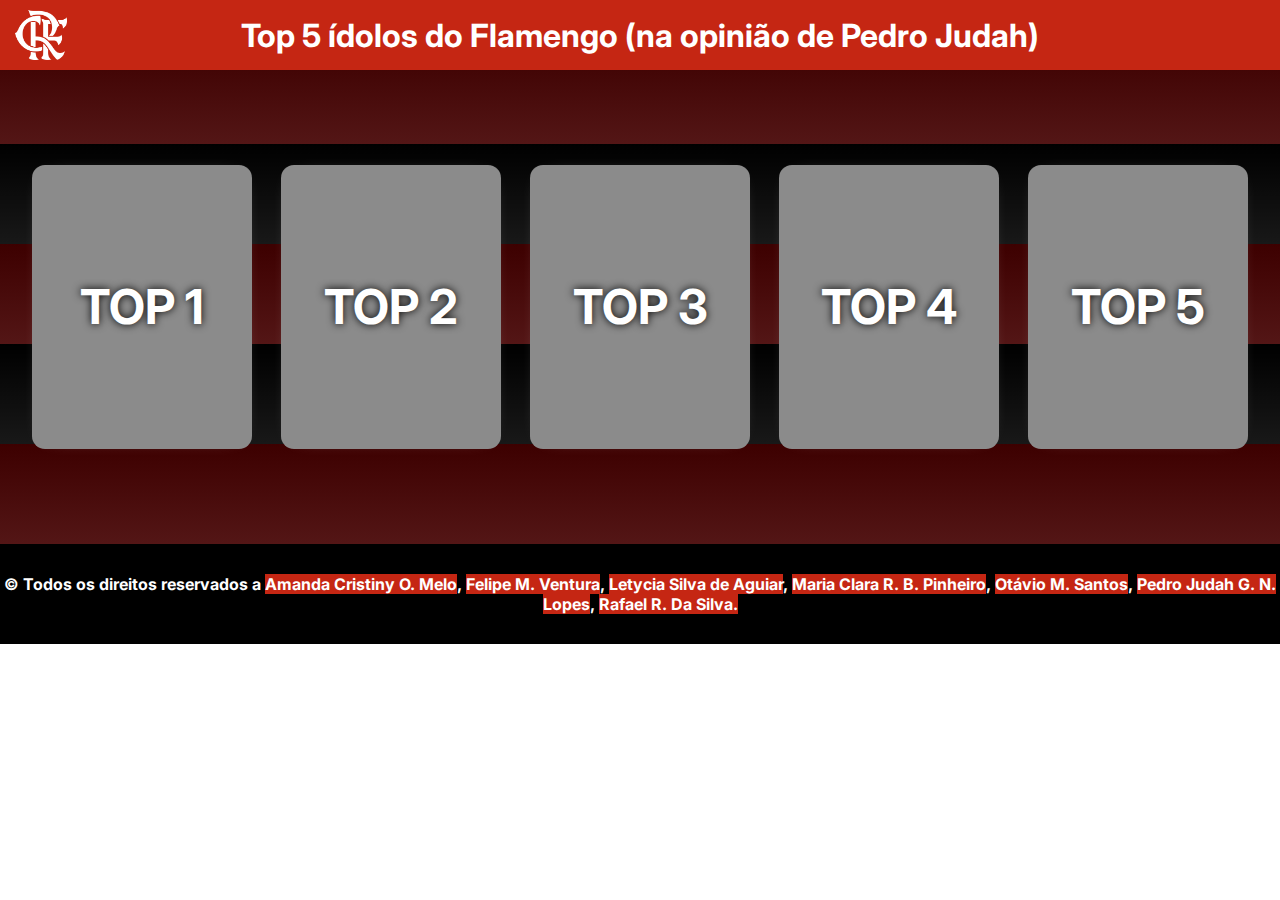
<file: index.html>
<!DOCTYPE html>
<html lang="pt-br">
<head>
    <meta charset="UTF-8">
    <meta name="viewport" content="width=device-width, initial-scale=1.0">
    <link rel="shortcut icon" href="imagens/logo/crf-rubro.png" type="image/x-icon">
    <link rel="stylesheet" href="estilos/global.css">
    <link rel="stylesheet" href="estilos/main.css">
    <title>Top 5 ídolos do Flamengo</title>
</head>
<body>
    <div class="container">
        <header>
            <div class="logo">
                <a href="https://www.flamengo.com.br/"><img src="imagens/logo/crf-branco.png" alt="CRF"></a>
            </div>
            <h1>Top 5 ídolos do Flamengo (na opinião de Pedro Judah)</h1>
        </header>
        <main>
            <section class="rank">
                <a href="equipe/zico.html">
                    <article class="zico">
                        <div class="top">
                            <h1>TOP 1</h1>
                        </div>
                        <div class="content">
                            <figure>
                                <img src="imagens/perfil/zico.jpg" alt="ZICO">
                            </figure>
                            <p>ZICO</p>
                        </div>
                    </article>
                </a>
                <a href="equipe/gabigol.html">
                    <article class="gabigol">
                        <div class="top">
                            <h1>TOP 2</h1>
                        </div>
                        <div class="content">
                            <figure>
                                <img src="imagens/perfil/gabigol.png" alt="GABIGOL">
                            </figure>
                            <p>GABIGOL</p>
                        </div>
                    </article>
                </a>
                <a href="equipe/imperador.html">
                    <article class="imperador">
                        <div class="top">
                            <h1>TOP 3</h1>
                        </div>
                        <div class="content">
                            <figure>
                                <img src="imagens/perfil/imperador.jpg" alt="IMPERADOR">
                            </figure>
                            <p>IMPERADOR</p>
                        </div>
                    </article>
                </a>
                <a href="equipe/ney.html">
                    <article class="ney">
                        <div class="top">
                            <h1>TOP 4</h1>
                        </div>
                        <div class="content">
                            <figure>
                                <img src="imagens/perfil/ney.jpg" alt="NEY">
                            </figure>
                            <p>NEY</p>
                        </div>
                    </article>
                </a>
                <a href="equipe/arrascaeta.html">
                    <article class="arrascaeta">
                        <div class="top">
                            <h1>TOP 5</h1>
                        </div>
                        <div class="content">
                            <figure>
                                <img src="imagens/perfil/arrascaeta.jpeg" alt="ARRASCAETA">
                            </figure>
                            <p>ARRASCAETA</p>
                        </div>
                    </article>
                </a>
            </section>
        </main>
        <footer>
            <p>&copy; Todos os direitos reservados a <mark>Amanda Cristiny O. Melo</mark>, 
                <mark>Felipe M. Ventura</mark>, 
                <mark>Letycia Silva de Aguiar</mark>, 
                <mark>Maria Clara R. B. Pinheiro</mark>, 
                <mark>Otávio M. Santos</mark>, 
                <mark>Pedro Judah G. N. Lopes</mark>, 
                <mark>Rafael R. Da Silva.</mark></p>
        </footer>
    </div>
</body>
</html>
</file>
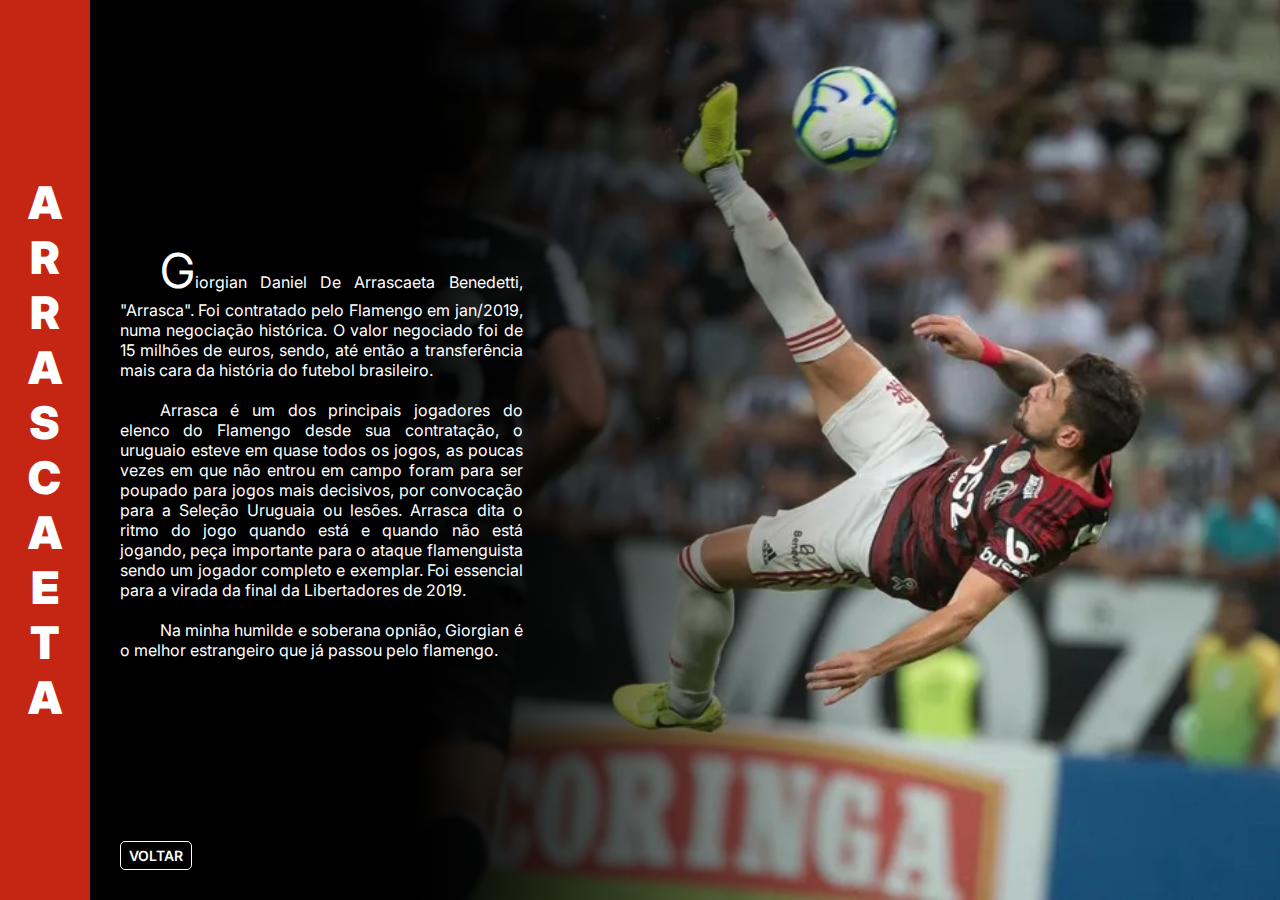
<file: equipe/arrascaeta.html>
<!DOCTYPE html>
<html lang="pt-br">
<head>
    <meta charset="UTF-8">
    <meta name="viewport" content="width=device-width, initial-scale=1.0">
    <link rel="shortcut icon" href="../imagens/logo/crf-rubro.png" type="image/x-icon">
    <link rel="stylesheet" href="../estilos/global.css">
    <link rel="stylesheet" href="../estilos/pages.css">
    <title>de Arrascaeta</title>
</head>
<body>
    <div class="container container-arrascaeta">
        <section>
            <aside>
                <p>A</p>
                <p>R</p>
                <p>R</p>
                <p>A</p>
                <p>S</p>
                <p>C</p>
                <p>A</p>
                <p>E</p>
                <p>T</p>
                <p>A</p>
            </aside>
            <article>
                <p class="first-p">
                    Giorgian Daniel De Arrascaeta Benedetti, "Arrasca". 
                    Foi contratado pelo Flamengo em jan/2019, numa negociação histórica. 
                    O valor negociado foi de 15 milhões de euros, sendo, 
                    até então a transferência mais cara da história do futebol brasileiro.
                </p>
                    <br>
                <p>
                    Arrasca é um dos principais jogadores do elenco do Flamengo desde 
                    sua contratação, o uruguaio esteve em quase todos os jogos, 
                    as poucas vezes em que não entrou em campo foram para ser poupado 
                    para jogos mais decisivos, por convocação para a Seleção Uruguaia ou lesões. 
                    Arrasca dita o ritmo do jogo quando está e quando não está jogando, 
                    peça importante para o ataque flamenguista sendo um jogador completo e exemplar. 
                    Foi essencial para a virada da final da Libertadores de 2019.
                </p>
                    <br>
                <p>
                    Na minha humilde e soberana opnião, Giorgian é o melhor estrangeiro 
                    que já passou pelo flamengo.
                </p>
                <a href="../index.html">VOLTAR</a>
            </article>
        </section>
    </div>
</body>
</html>
</file>
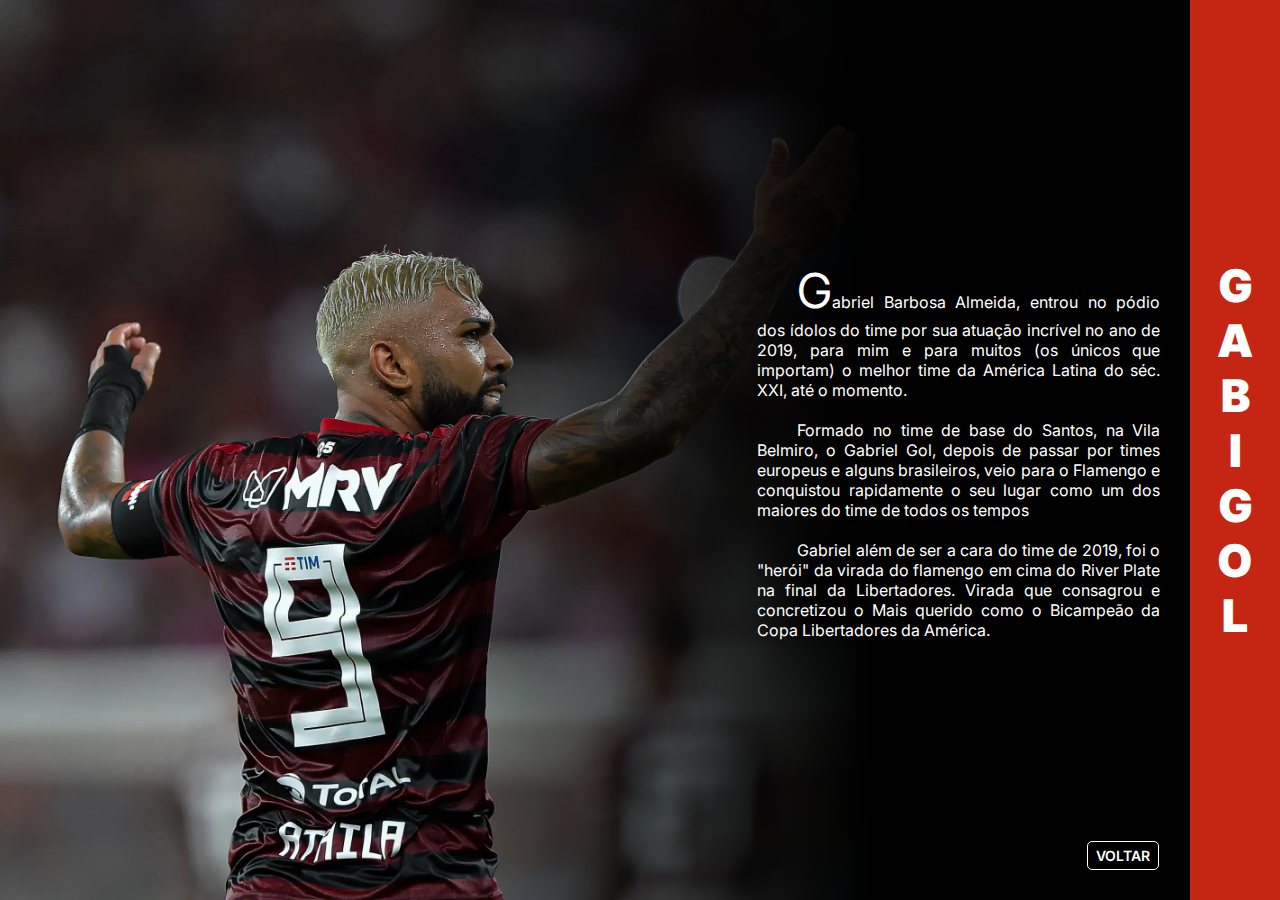
<file: equipe/gabigol.html>
<!DOCTYPE html>
<html lang="pt-br">
<head>
    <meta charset="UTF-8">
    <meta name="viewport" content="width=device-width, initial-scale=1.0">
    <link rel="shortcut icon" href="../imagens/logo/crf-rubro.png" type="image/x-icon">
    <link rel="stylesheet" href="../estilos/global.css">
    <link rel="stylesheet" href="../estilos/pages.css">
    <title>Gabriel Barbosa</title>
</head>
<body>
    <div class="container container-gabigol">
        <section class="direita-section">
            <aside>
                <p>G</p>
                <p>A</p>
                <p>B</p>
                <p>I</p>
                <p>G</p>
                <p>O</p>
                <p>L</p>
            </aside>
            <article class="direita-article">
                <p class="first-p">
                    Gabriel Barbosa Almeida, entrou no pódio dos ídolos do time 
                    por sua atuação incrível no ano de 2019, para mim e 
                    para muitos (os únicos que importam) 
                    o melhor time da América Latina do séc. XXI, até o momento.
                </p>
                    <br>
                <p>
                    Formado no time de base do Santos, na Vila Belmiro, o Gabriel Gol, 
                    depois de passar por times europeus e alguns brasileiros, veio 
                    para o Flamengo e conquistou rapidamente o seu lugar como um dos 
                    maiores do time de todos os tempos
                </p>
                    <br>
                <p>
                    Gabriel além de ser a cara do time de 2019, foi o "herói" da virada 
                    do flamengo em cima do River Plate na final da Libertadores. Virada 
                    que consagrou e concretizou o Mais querido como o Bicampeão da 
                    Copa Libertadores da América.
                </p>

                <a href="../index.html">VOLTAR</a>
            </article>
        </section>
    </div>
</body>
</html>
</file>
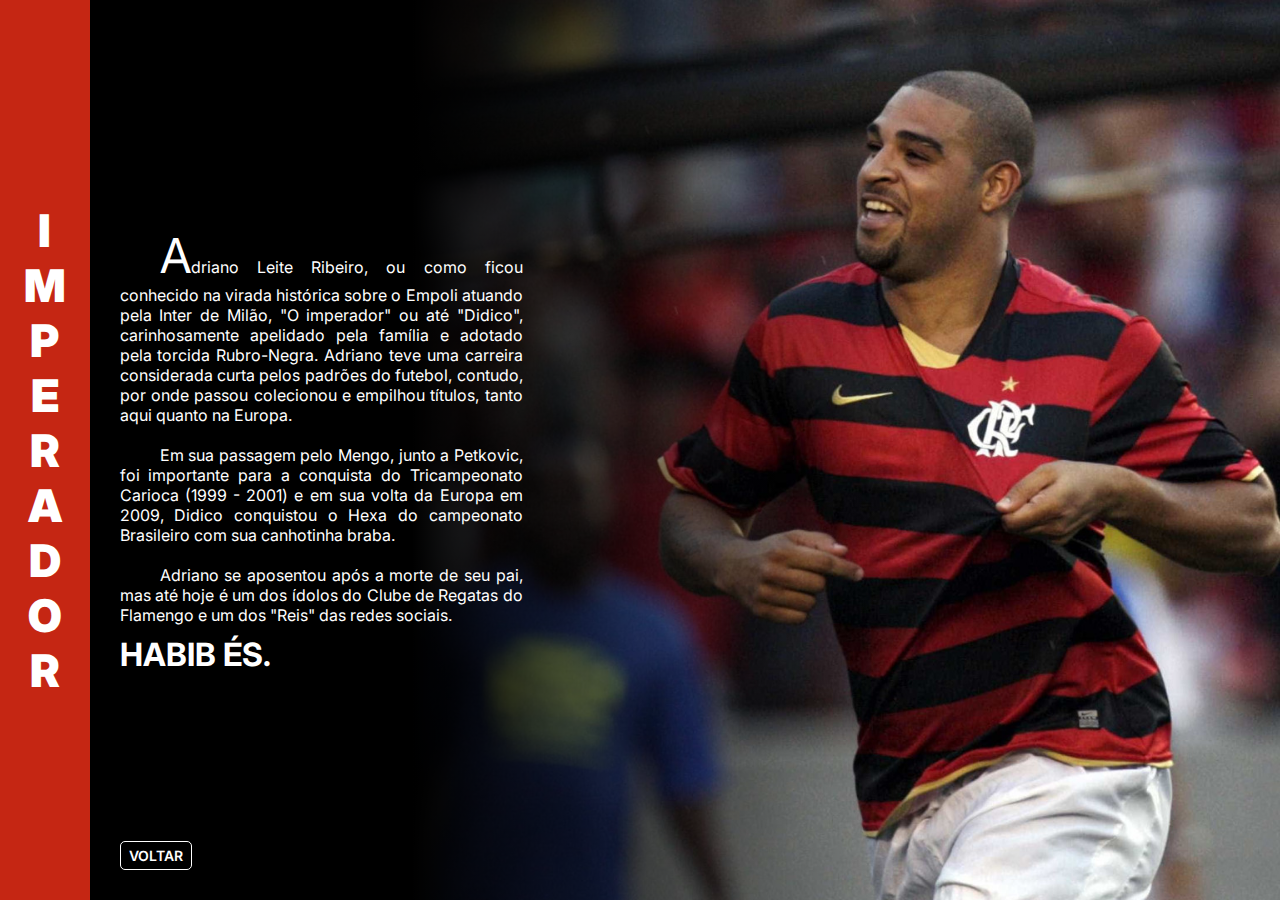
<file: equipe/imperador.html>
<!DOCTYPE html>
<html lang="pt-br">
<head>
    <meta charset="UTF-8">
    <meta name="viewport" content="width=device-width, initial-scale=1.0">
    <link rel="shortcut icon" href="../imagens/logo/crf-rubro.png" type="image/x-icon">
    <link rel="stylesheet" href="../estilos/global.css">
    <link rel="stylesheet" href="../estilos/pages.css">
    <title>Adriano Imperador</title>
</head>
<body>
    <div class="container container-imperador">
        <section>
            <aside>
                <p>I</p>
                <p>M</p>
                <p>P</p>
                <p>E</p>
                <p>R</p>
                <p>A</p>
                <p>D</p>
                <p>O</p>
                <p>R</p>
            </aside>
            <article>
                <p class="first-p">
                    Adriano Leite Ribeiro, ou como ficou conhecido na virada histórica 
                    sobre o Empoli atuando pela Inter de Milão, "O imperador" ou até "Didico", 
                    carinhosamente apelidado pela família e adotado pela torcida Rubro-Negra. 
                    Adriano teve uma carreira considerada curta pelos padrões do futebol, contudo, 
                    por onde passou colecionou e empilhou títulos, tanto aqui quanto na Europa.
                </p>
                    <br>
                <p>
                    Em sua passagem pelo Mengo, junto a Petkovic, foi importante para a conquista 
                    do Tricampeonato Carioca (1999 - 2001) e em sua volta da Europa em 2009, 
                    Didico conquistou o Hexa do campeonato Brasileiro com sua canhotinha braba.
                </p>
                    <br>
                <p>
                    Adriano se aposentou após a morte de seu pai, mas até hoje é um dos ídolos do 
                    Clube de Regatas do Flamengo e um dos "Reis" das redes sociais.
                </p>
                <h1>HABIB ÉS.</h1>
                <a href="../index.html">VOLTAR</a>
            </article>
        </section>
    </div>
</body>
</html>
</file>
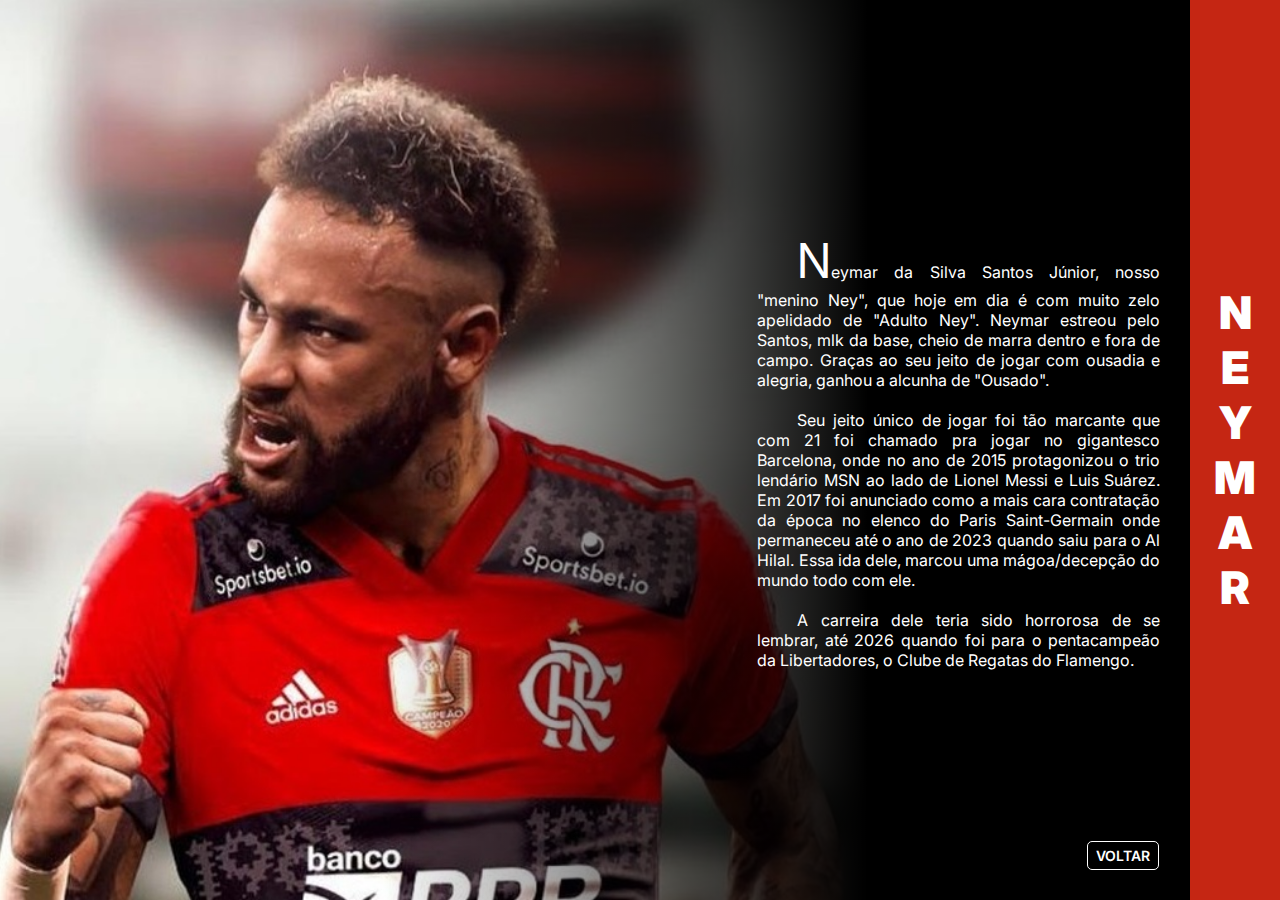
<file: equipe/ney.html>
<!DOCTYPE html>
<html lang="pt-br">
<head>
    <meta charset="UTF-8">
    <meta name="viewport" content="width=device-width, initial-scale=1.0">
    <link rel="shortcut icon" href="../imagens/logo/crf-rubro.png" type="image/x-icon">
    <link rel="stylesheet" href="../estilos/global.css">
    <link rel="stylesheet" href="../estilos/pages.css">
    <title>Neymar Jr</title>
</head>
<body>
    <div class="container container-neymar">
        <section class="direita-section">
            <aside>
                <p>N</p>
                <p>E</p>
                <p>Y</p>
                <p>M</p>
                <p>A</p>
                <p>R</p>
            </aside>
            <article class="direita-article">
                <p class="first-p">
                    Neymar da Silva Santos Júnior, nosso "menino Ney", que hoje 
                    em dia é com muito zelo apelidado de "Adulto Ney". Neymar estreou pelo Santos, 
                    mlk da base, cheio de marra dentro e fora de campo. Graças ao seu jeito de 
                    jogar com ousadia e alegria, ganhou a alcunha de "Ousado".
                </p>
                    <br>
                <p>
                    Seu jeito único de jogar foi tão marcante que com 21 foi 
                    chamado pra jogar no gigantesco Barcelona, onde no ano de 
                    2015 protagonizou o trio lendário MSN ao lado de Lionel Messi e Luis Suárez. 
                    Em 2017 foi anunciado como a mais cara contratação da época no 
                    elenco do Paris Saint-Germain onde permaneceu até o ano de 2023 quando saiu para o 
                    Al Hilal. Essa ida dele, marcou uma mágoa/decepção do mundo todo com ele. 
                </p>
                    <br>
                <p>
                    A carreira dele teria sido horrorosa de se lembrar, até 2026 quando foi para o 
                    pentacampeão da Libertadores, o Clube de Regatas do Flamengo.
                </p>
                <a href="../index.html">VOLTAR</a>
            </article>
        </section>
    </div>
</body>
</html>
</file>
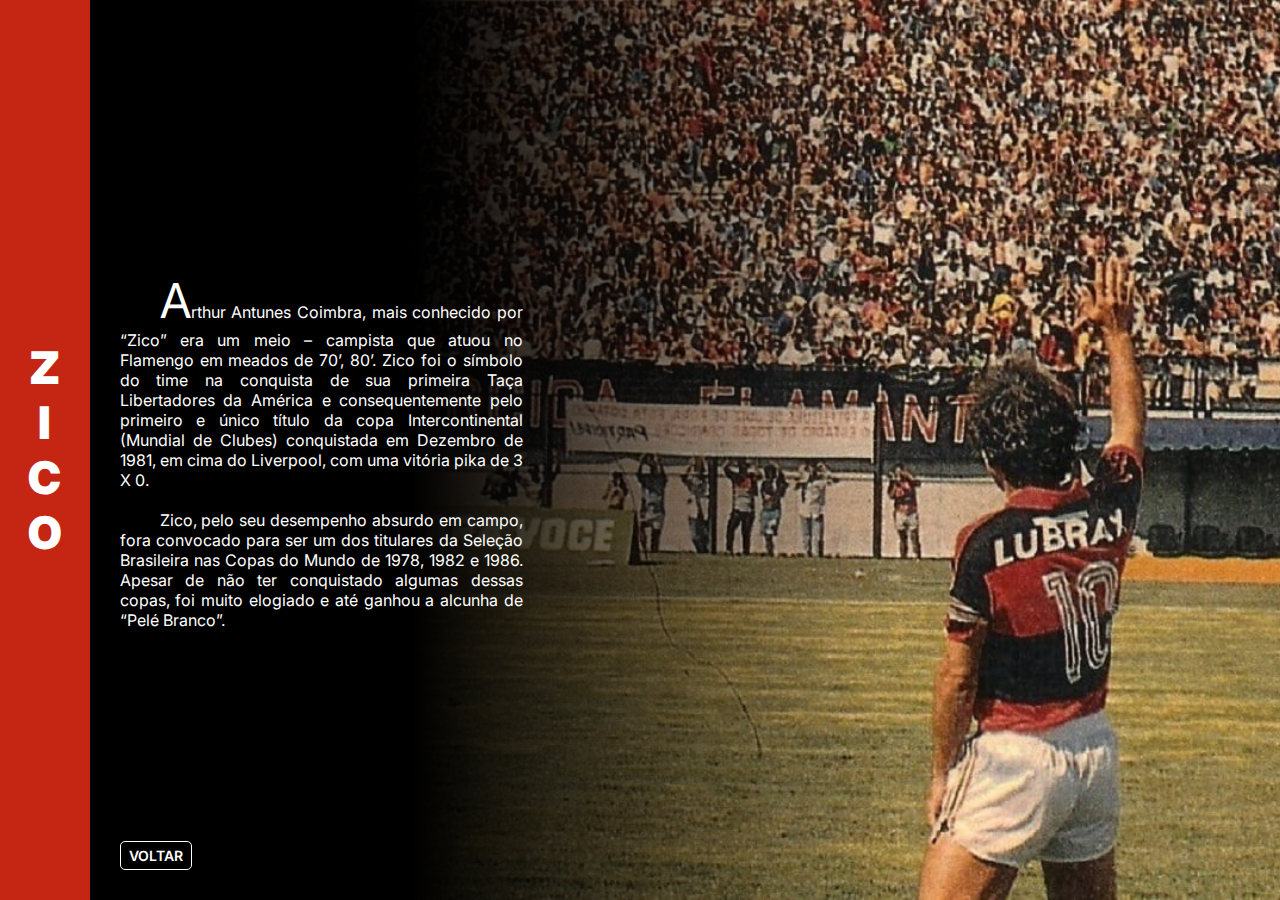
<file: equipe/zico.html>
<!DOCTYPE html>
<html lang="pt-br">
<head>
    <meta charset="UTF-8">
    <meta name="viewport" content="width=device-width, initial-scale=1.0">
    <link rel="shortcut icon" href="../imagens/logo/crf-rubro.png" type="image/x-icon">
    <link rel="stylesheet" href="../estilos/global.css">
    <link rel="stylesheet" href="../estilos/pages.css">
    <title>Artur Antunes Coimbra</title>
</head>
<body>
    <div class="container container-zico">
        <section>
            <aside>
                <p>Z</p>
                <p>I</p>
                <p>C</p>
                <p>O</p>
            </aside>
            <article>
                <p class="first-p">
                    Arthur Antunes Coimbra, mais conhecido por “Zico” era um meio – campista 
                    que atuou no Flamengo em meados de 70’, 80’. Zico foi o símbolo do time 
                    na conquista de sua primeira Taça Libertadores da América e consequentemente 
                    pelo primeiro e único título da copa Intercontinental (Mundial de Clubes) 
                    conquistada em Dezembro de 1981, em cima do Liverpool, com uma vitória pika de 3 X 0.
                </p>
                    <br>
                <p>
                    Zico, pelo seu desempenho absurdo em campo, fora convocado para ser 
                    um dos titulares da Seleção Brasileira nas Copas do Mundo de 1978, 1982 e 1986. 
                    Apesar de não ter conquistado algumas dessas copas, foi muito elogiado 
                    e até ganhou a alcunha de “Pelé Branco”.
                </p>
                <a href="../index.html">VOLTAR</a>
            </article>
        </section>
    </div>
</body>
</html>
</file>
<file: estilos/global.css>
@import url('https://fonts.googleapis.com/css2?family=Inter:wght@100..900&display=swap');
html{
    --rubro:#C52613;
    --negro: #000;

    font-size: 62.5%;
    font-family: 'inter';
}
*{
    padding: 0;
    margin: 0;

    color: #fff;
}

body{
    height: 100vh;  

    font-size: 16px;
    color: white;
}
.container{
    height: 100%;
}
</file>
<file: estilos/main.css>
header{
    height: 7rem;
    width: 100%;
    background-color: var(--rubro);

    display: flex;
    align-items: center;
    justify-content: center;
}
.logo{
    position: absolute;
    left: 1.5rem;

    height: 5rem;
}
.logo img{
    height: 100%;
    width: 100%;
}

main{
    width: 100%;
    background: repeating-linear-gradient(
        0deg,
        #521414fd,
        #3d0000 10rem,
        #000000e7 10rem,
        var(--negro) 20rem
    );

    display: flex;
    justify-content: center;
}
.rank{
    margin: 7.5rem auto;
    padding: 2rem;
    width: 95%;
    
    display: flex;    
    justify-content: space-between;
}
a{
    text-decoration: none;
}
article{
    width: 22rem;

    overflow: hidden;
    border-radius: 1.3rem;
    
    -webkit-box-shadow: 0px 0px 20px -18px #fff;
    -moz-box-shadow: 0px 0px 20px -18px #fff;
    box-shadow: 0px 0px 20px -18px #fff;
}
.top{
    height: 28.4rem;
    width: 22rem;
    background-color: #8b8b8b;

    line-height: 28.4rem;
    text-align: center;
    font-size: 2.4rem;
    text-shadow: #000000 0px 0px 8px;
}
.content{
    display: none;
}
figure{
    margin: 0 auto; 
    height: 20rem;
    width: 20rem;
    
    display: flex;
    flex-direction: column;
    justify-content: center;
    align-items: center;
}
img{
    height: 85%;
    width: 85%;
    
    border-radius: .6rem;
}
.content p{
    height: 3rem;
    width: 100%;
    
    line-height: 1.4rem;
    text-align: center;
    font-size: 2rem;
    font-weight: 700;
 
    border-radius: 0 0 1.3rem 1.3rem;
}

    /* ----- hover ----- */
    @media screen and (min-width: 767.98px) {
        article:hover{
            transform: scale(1.3);
            transition-duration: .6s;
            
            cursor: pointer;
        }
        article:hover > .top{
            padding: 1rem;
            height: 3.4rem;
            width: 20rem;
            background-color: var(--negro);
            line-height: normal;
            text-align: center;
            font-size: 2.4rem;
        }
        article:hover > .content{
            display: block;
     
            background-color: var(--rubro);
        }
        article:hover > .content > p{
            display: block;  
    
            background-color: var(--rubro);   
        }
    }

footer{
    height: fit-content;
    padding: 3rem 0;
    background-color: var(--negro);

    text-align: center;
    font-weight: 700;
}
mark{
    background-color: var(--rubro);
}

@media screen and (max-width: 767.98px){
    header{
        height: auto;

        flex-direction: column;
        
        text-align: center;
    }
    .logo{
        position: relative;
        left: 0;
        
        margin: .5rem auto;
    }
    header h1{
        margin: .5rem;

        font-size: 2rem;
    }
    
    .rank{
        flex-direction: column;
        gap: 4rem;
    }
    article{
        width: 100%;

        -webkit-box-shadow: 0px 0px 70px -60px #fff;
        -moz-box-shadow: 0px 0px 70px -60px #fff;
        box-shadow: 0px 0px 70px -60px #fff;
    }
    .top{
        padding: 1rem;
        height: 3.4rem;
        width: 100%;
        background-color: var(--negro);
        
        line-height: normal;
        text-align: center;
        font-size: 2.4rem;
    }
    .content{
        display: block;
        
        background-color: var(--rubro);
    }
    .content p{
        display: block;

        background-color: var(--rubro);
    }

    footer{
        height: 8rem;
        
        display: flex;
        justify-content: center;
        align-items: center;
        
        line-height: normal;
    }
}
</file>
<file: estilos/pages.css>
.container-zico{
    background-image: url(../imagens/landscapes/zico-landscape.jpg);
    background-position: center;
    background-repeat: no-repeat;
    background-size: cover;
}
.container-gabigol{
    background-image: url(../imagens/landscapes/gabigol-landscape.png);
    background-position: center;
    background-repeat: no-repeat;
    background-size: cover;
}
.container-imperador{
    background-image: url(../imagens/landscapes/imperador-landscape.png);
    background-position: center;
    background-repeat: no-repeat;
    background-size: cover;
}
.container-neymar{
    background-image: url(../imagens/landscapes/neymar-landscape.jpg);
    background-position: center;
    background-repeat: no-repeat;
    background-size: cover;
}
.container-arrascaeta{
    background-image: url(../imagens/landscapes/arrascaeta-landscape.png);
    background-position: center;
    background-repeat: no-repeat;
    background-size: cover;
}

section{
    height: 100%;
    width: 70%;

    display: flex;
}
aside{
    width: 10%;
    background-color: var(--rubro);

    display: flex;
    flex-direction: column;
    align-items: center;
    justify-content: center;

    text-align: center;
    font-size: 4.5rem;
    font-weight: 900;
}

article{
    height: 100%;
    width: 90%;
    background: #000;

    display: flex;
    flex-direction: column;
    justify-content: center;
}
article p{
    margin-left: 3rem;
    width: 50%;
    
    text-indent: 4rem;
    text-align: justify;
}
.first-p::first-letter{
    font-size: 300%;
}
article h1{
    margin-left: 3rem;
    margin-top: 1rem;
}
a{
    position: absolute;
    bottom: 3rem;

    margin-left: 3rem;
    width: fit-content;
    padding: .5rem .8rem;
    
    text-decoration: none;
    font-size: 1.4rem;
    font-weight: 600;

    border-radius: .5rem;
    border: .15rem solid #fff;
}
@media screen and (min-width: 789px) {
    a:hover{
        background-color: var(--rubro);
        
        border: none;

        transform: translateY(-7px);
        transition-duration: .4s;
    }

    article{
        background: linear-gradient(90deg, #000 40%, #ffffff00 100%);
    }

    .direita-article{
        background: linear-gradient(-90deg, #000 40%, #ffffff00 100%);
    }
}

.direita-section{
    position: absolute;
    right: 0;

    flex-direction: row-reverse;
}
.direita-article p{
    align-self: flex-end;
    margin-left: 0;
    margin-right: 3rem;
}
.direita-article a{
    right: 13.5%;
}

@media screen and (max-width: 789px) {
    .container{
        height: 100vh;
    }

    .container-zico{
        background-image: url(../imagens/portraits/zico-portrait.jpg);
    }
    .container-gabigol{
        background-image: url(../imagens/portraits/gabigol-portrait.png);
    }
    .container-imperador{
        background-image: url(../imagens/portraits/imperador-portrait.png);
    }
    .container-neymar{
        background-image: url(../imagens/portraits/neymar-portrait.jpg);
    }
    .container-arrascaeta{
        background-image: url(../imagens/portraits/arrascaeta-portrait.png);
    }

    section, .direita-section{
        width: 100%;
        flex-direction: column;
    }
    aside{
        width: 100%;
        height: 8rem;
        flex-direction: row;
    }
    article, .direita-article{
        width: 100%;
        background-color: #000000a2;

        align-items: center;
    }
    article p, .direita-article p{
        margin: 0;
        width: 80%;
        
        font-size: 2rem;
    }

    .direita-article p {
        align-self: center;
    }

    a{
        margin-left: 0;
        margin-top: 1rem;
    }
}
</file>
